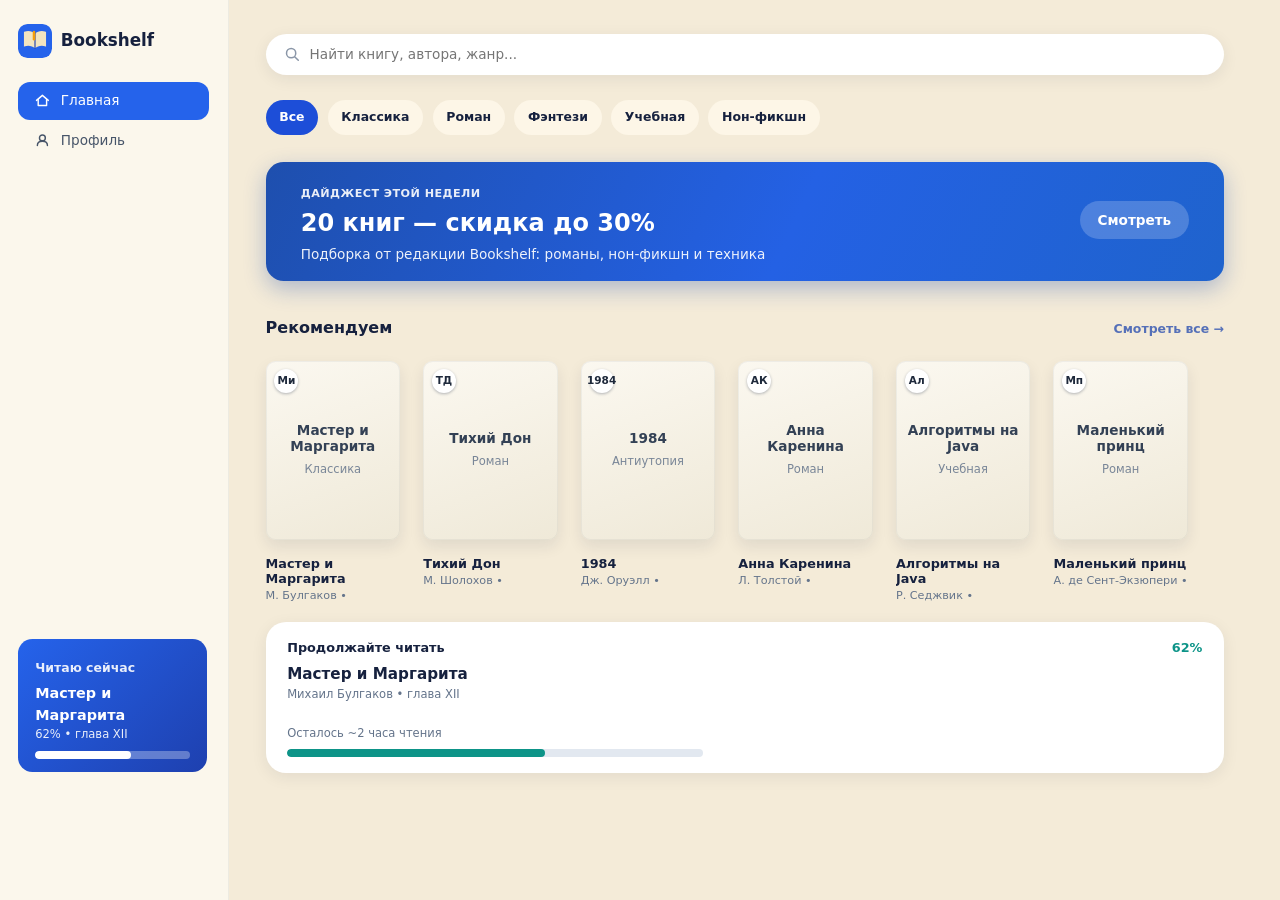
<file: index.html>
<!DOCTYPE html>
<html lang="ru">
<head>
  <meta charset="UTF-8">
  <meta name="viewport" content="width=device-width, initial-scale=1.0, maximum-scale=1.0, user-scalable=no">
  <meta name="description" content="Bookshelf — персональная электронная библиотека: каталог книг, избранное и прогресс чтения.">
  <title>Bookshelf — личная библиотека</title>
  <link rel="icon" type="image/svg+xml" href="assets/logo.svg">
  <link rel="stylesheet" href="css/style.min.css">
</head>
<body>

  <!-- ====== ВЕРХНЯЯ ПАНЕЛЬ ====== -->
  <header class="topbar">
    <a class="brand" href="#" data-screen="catalog" aria-label="Bookshelf — на главную">
      <img class="brand__logo" src="assets/logo.svg" alt="">
      <span class="brand__name">Bookshelf</span>
    </a>
    <span class="topbar__title" id="backBtn">&#x2190;&nbsp; Книга</span>
    <div class="topbar__search" id="deskSearchWrap">
      <svg class="icon" viewBox="0 0 20 20" aria-hidden="true">
        <circle cx="8.5" cy="8.5" r="5.5"></circle><line x1="13" y1="13" x2="17" y2="17"></line>
      </svg>
      <input id="deskSearch" type="search" placeholder="Найти книгу, автора, жанр...">
    </div>
    <div class="topbar__right">
      <a class="topbar__profile" href="#" data-screen="profile" aria-label="Профиль">
        <span class="avatar avatar--sm">М</span>
      </a>
      <span class="topbar__name">Милана</span>
    </div>
  </header>

  <!-- ====== ОСНОВНОЙ КОНТЕНТ ====== -->
  <main>

    <!-- ================= ЭКРАН КАТАЛОГА ================= -->
    <section class="screen" id="screen-catalog" hidden>
      <div class="catalog">
        <div class="searchbar">
          <svg class="icon" viewBox="0 0 20 20" aria-hidden="true">
            <circle cx="8.5" cy="8.5" r="5.5"></circle><line x1="13" y1="13" x2="17" y2="17"></line>
          </svg>
          <input class="searchbar__input" id="searchInput" type="search" placeholder="Найти книгу, автора...">
        </div>

        <nav class="chips" aria-label="Фильтр по жанрам" id="genreChips">
          <button class="chip chip--active" type="button" data-genre="all">Все</button>
          <button class="chip" type="button" data-genre="Классика">Классика</button>
          <button class="chip" type="button" data-genre="Роман">Роман</button>
          <button class="chip" type="button" data-genre="Фэнтези">Фэнтези</button>
          <button class="chip" type="button" data-genre="Учебная">Учебная</button>
          <button class="chip" type="button" data-genre="Нон-фикшн">Нон-фикшн</button>
        </nav>

        <a class="banner" href="#" data-screen="profile">
          <div class="banner__text">
            <span class="banner__tag">Дайджест этой недели</span>
            <span class="banner__big"><span class="bb-m">20 книг со скидкой</span><span class="bb-d">20 книг — скидка до 30%</span></span>
            <span class="banner__sub">До&nbsp;30%</span>
            <span class="banner__note"><span class="bn-m">Подборка от редакции</span><span class="bn-d">Подборка от редакции Bookshelf: романы, нон-фикшн и техника</span></span>
          </div>
          <span class="banner__cta">Смотреть</span>
        </a>

        <a class="reading card" href="#" data-open="1">
          <span class="cover cover--blue cover--sm" data-cover="1"></span>
          <div class="reading__body">
            <div class="reading__head"><b>Продолжайте читать</b><span class="reading__pct">62%</span></div>
            <div class="reading__title">Мастер и Маргарита</div>
            <div class="reading__meta rm-m">глава XII &bull; осталось ~2 ч</div>
            <div class="reading__meta rm-d"><div>Михаил Булгаков &bull; глава XII</div><div class="reading__time">Осталось ~2 часа чтения</div></div>
            <div class="progress"><span class="progress__fill" style="width:62%"></span></div>
          </div>
        </a>

        <div class="sect sect--rec">
          <h2 class="sect__title">Рекомендуем</h2>
          <a class="sect__more" href="#" data-screen="favorites">Смотреть все&nbsp;&rarr;</a>
        </div>
        <div class="track" id="recommended"></div>

        <div class="sect sect--np">
          <h2 class="sect__title">Новые поступления</h2>
          <a class="sect__more" href="#" data-screen="favorites">Смотреть все&nbsp;&rarr;</a>
        </div>
        <div class="grid" id="catalogGrid"></div>
        <p class="grid__empty" id="emptyState" hidden>Ничего не найдено. Попробуйте изменить запрос.</p>
      </div>
    </section>

    <!-- ================= ЭКРАН КАРТОЧКИ КНИГИ ================= -->
    <section class="screen" id="screen-book" hidden>
      <div class="card book" id="bookView"></div>
      <div class="similar">
        <div class="sect">
          <h2 class="sect__title">Похожие книги</h2>
          <a class="sect__more" href="#" data-screen="catalog">Смотреть все&nbsp;&rarr;</a>
        </div>
        <div class="track" id="similarTrack"></div>
      </div>
    </section>

    <!-- ================= ЭКРАН ЗАКЛАДОК (ИЗБРАННОЕ) ================= -->
    <section class="screen" id="screen-favorites" hidden>
      <div class="catalog">
        <h2 class="page__title">Закладки</h2>
        <div class="grid" id="favGrid"></div>
        <p class="grid__empty" id="favEmpty" hidden>Пока пусто. Добавьте книги в закладки из карточки книги.</p>
      </div>
    </section>

    <!-- ================= ЭКРАН ПРОФИЛЯ ================= -->
    <section class="screen" id="screen-profile" hidden>
      <div class="catalog profile">

        <div class="profile__mobile">
          <div class="profile__card">
            <div class="avatar avatar--lg">М</div>
            <h1 class="profile__name">Ширинова Милана</h1>
            <p class="profile__email">milana@bookshelf.app</p>
            <p class="profile__tag">&bull; Активный читатель &bull; 12 книг в месяц</p>
          </div>
          <div class="stats">
            <div class="stat"><svg class="stat__icon" viewBox="0 0 20 20"><path d="M4 4h4v12H4z"></path><path d="M9 4h3v12H9z"></path><path d="M13 5h3v11h-3z"></path></svg><b id="statRead">42</b><span>прочитано</span></div>
            <div class="stat"><svg class="stat__icon" viewBox="0 0 20 20"><path d="M6 3h8v14l-4-3-4 3z"></path></svg><b id="statFav">17</b><span>в закладках</span></div>
            <div class="stat"><svg class="stat__icon" viewBox="0 0 20 20"><path d="M4 4h12v2H4z"></path><path d="M4 9h12v2H4z"></path><path d="M4 14h8v2H4z"></path></svg><b id="statNow">3</b><span>читаю</span></div>
            <div class="stat"><svg class="stat__icon" viewBox="0 0 20 20"><circle cx="10" cy="10" r="6.5"></circle><path d="M10 7v3.5l2.5 1.5"></path></svg><b>12</b><span>мин/день</span></div>
          </div>
          <div class="now" id="nowCard"></div>
          <ul class="menu">
            <li class="menu__row"><span class="sticker"><svg class="icon" viewBox="0 0 20 20"><path d="M4 4h4v12H4z"></path><path d="M9 4h3v12H9z"></path><path d="M13 5h3v11h-3z"></path></svg></span><div><b>Мои книги</b><span>18 прочитано &bull; 2 в процессе</span></div><i>&rsaquo;</i></li>
            <li class="menu__row"><span class="sticker"><svg class="icon" viewBox="0 0 20 20"><path d="M6 3h8v14l-4-3-4 3z"></path></svg></span><div><b>Отложенные</b><span>17 книг</span></div><i>&rsaquo;</i></li>
            <li class="menu__row"><span class="sticker"><svg class="icon" viewBox="0 0 20 20"><path d="M10 2l1.8 5.1L17 9l-5.2 1.9L10 16l-1.8-5.1L3 9l5.2-1.9z"></path></svg></span><div><b>Для тебя</b><span>Персональные подборки</span></div><i>&rsaquo;</i></li>
            <li class="menu__row"><span class="sticker"><svg class="icon" viewBox="0 0 20 20"><circle cx="10" cy="10" r="2.5"></circle><path d="M10 3v2M10 15v2M3 10h2M15 10h2M5 5l1.5 1.5M13.5 13.5L15 15M15 5l-1.5 1.5M6.5 13.5L5 15"></path></svg></span><div><b>Настройки</b><span>Уведомления, тема, язык</span></div><i>&rsaquo;</i></li>
            <li class="menu__row menu__row--logout" id="logoutBtn">
              <span class="sticker"><svg class="icon" viewBox="0 0 20 20"><path d="M4 10h9M9 6l4 4-4 4"></path><path d="M5 3h9v14H5"></path></svg></span>
              <div><b>Выйти</b><span>Выйти из аккаунта</span></div><i>&rsaquo;</i>
            </li>
          </ul>
        </div>

        <div class="profile__desk-mobile-hide profile__desk">
          <div class="card phead">
            <span class="avatar avatar--lg">М</span>
            <div class="phead__info">
              <h1 class="profile__name">Ширинова Милана</h1>
              <p class="pub-line">milana@bookshelf.app &bull; читатель с 2025 &bull; 12 чтений в месяц</p>
            </div>
            <button class="btn btn--outline" type="button">Редактировать</button>
          </div>
          <div class="stats stats--row">
            <div class="stat"><svg class="stat__icon" viewBox="0 0 20 20"><path d="M4 4h4v12H4z"></path><path d="M9 4h3v12H9z"></path><path d="M13 5h3v11h-3z"></path></svg><b>42</b><span>книги прочитано</span><i class="sbar"><u style="width:100%"></u></i></div>
            <div class="stat"><svg class="stat__icon" viewBox="0 0 20 20"><path d="M6 3h8v14l-4-3-4 3z"></path></svg><b>17</b><span>в закладках</span><i class="sbar"><u style="width:41%"></u></i></div>
            <div class="stat"><svg class="stat__icon" viewBox="0 0 20 20"><path d="M4 4h12v2H4z"></path><path d="M4 9h12v2H4z"></path><path d="M4 14h8v2H4z"></path></svg><b>3</b><span>читаю сейчас</span><i class="sbar"><u style="width:7%"></u></i></div>
          </div>
          <div class="pcols">
            <div class="card now now--desk" id="nowCardDesk"></div>
            <div class="card pbk">
              <div class="sect"><h2 class="sect__title">Закладки</h2><a class="sect__more" href="#" data-screen="favorites">Все&nbsp;&rarr;</a></div>
              <div class="track" id="favStripDesk"></div>
            </div>
          </div>
          <div class="card goal">Цель на месяц: 4 книги. Прочитано 3 за 30 дней. Осталось 1 книга — <b>успеваете!</b></div>
        </div>

      </div>
    </section>

  </main>

  <!-- ====== НИЖНЯЯ НАВИГАЦИЯ (mobile) ====== -->
  <nav class="tabbar" aria-label="Основная навигация">
    <a class="tab" href="#" data-screen="catalog">
      <svg class="icon" viewBox="0 0 20 20"><path d="M3 10 L10 3 L17 10"></path><path d="M5 9v7h10V9"></path></svg><span>Главная</span></a>
    <a class="tab" href="#" data-screen="search">
      <svg class="icon" viewBox="0 0 20 20"><circle cx="8.5" cy="8.5" r="5.5"></circle><line x1="13" y1="13" x2="17" y2="17"></line></svg><span>Поиск</span></a>
    <a class="tab" href="#" data-screen="favorites">
      <svg class="icon" viewBox="0 0 20 20"><path d="M6 4h8v12l-4-3-4 3z"></path></svg><span>Закладки</span></a>
    <a class="tab" href="#" data-screen="profile">
      <svg class="icon" viewBox="0 0 20 20"><circle cx="10" cy="7" r="3.5"></circle><path d="M4 17c1.2-3 3.4-4 6-4s4.8 1 6 4"></path></svg><span>Профиль</span></a>
  </nav>

  <!-- ====== БОКОВАЯ НАВИГАЦИЯ (desktop) ====== -->
  <nav class="sidebar" aria-label="Боковое меню">
    <a class="brand sidebar__brand" href="#" data-screen="catalog">
      <img class="brand__logo" src="assets/logo.svg" alt="">
      <span class="brand__name">Bookshelf</span>
    </a>
    <ul class="sidebar__list">
      <li><a class="side" href="#" data-screen="catalog" data-side="home"><svg class="side__icon" viewBox="0 0 20 20" aria-hidden="true"><path d="M3 10 L10 4 L17 10"></path><path d="M5 9 V16 H15 V9"></path></svg><span>Главная</span></a></li>
      <li><a class="side" href="#" data-screen="profile" data-side="profile"><svg class="side__icon" viewBox="0 0 20 20" aria-hidden="true"><circle cx="10" cy="7" r="3.5"></circle><path d="M4 16 C4 12.5 6.5 11 10 11 C13.5 11 16 12.5 16 16"></path></svg><span>Профиль</span></a></li>
    </ul>
    <div class="sidebar__widget">
      <b>Читаю сейчас</b>
      <div class="sidebar__book">Мастер и Маргарита</div>
      <div class="sidebar__pct">62% &bull; глава XII</div>
      <div class="progress"><span class="progress__fill" style="width:62%"></span></div>
    </div>
  </nav>

  <script src="js/script.min.js"></script>
</body>
</html>
</file>
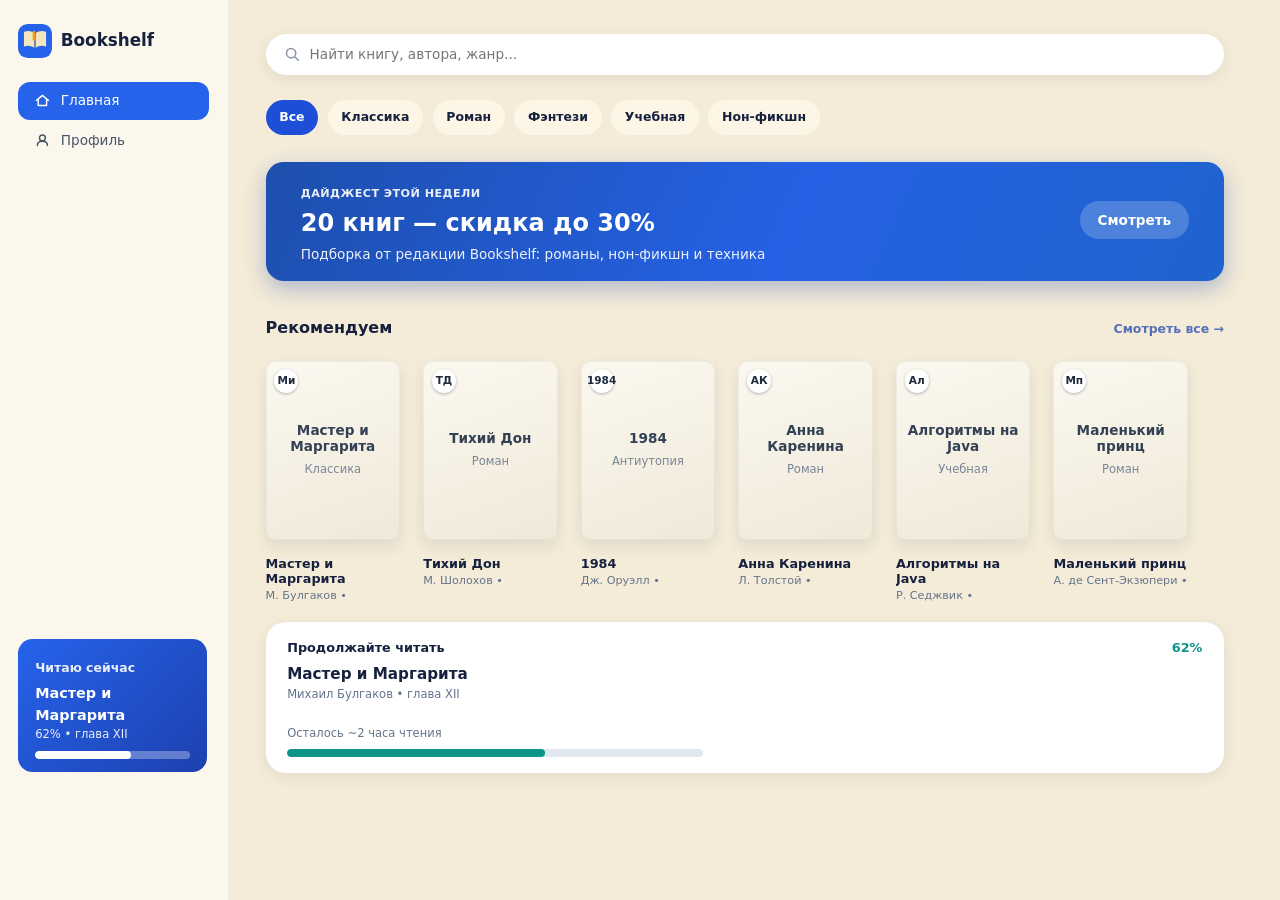
<file: index.min.html>
<!DOCTYPE html><html lang="ru"><head><meta charset="UTF-8"><meta name="viewport" content="width=device-width, initial-scale=1.0, maximum-scale=1.0, user-scalable=no"><meta name="description" content="Bookshelf — персональная электронная библиотека: каталог книг, избранное и прогресс чтения."><title>Bookshelf — личная библиотека</title><link rel="icon" type="image/svg+xml" href="assets/logo.svg"><link rel="stylesheet" href="css/style.min.css"></head><body><header class="topbar"><a class="brand" href="#" data-screen="catalog" aria-label="Bookshelf — на главную"><img class="brand__logo" src="assets/logo.svg" alt=""><span class="brand__name">Bookshelf</span></a><span class="topbar__title" id="backBtn">&#x2190;&nbsp; Книга</span><div class="topbar__search" id="deskSearchWrap"><svg class="icon" viewBox="0 0 20 20" aria-hidden="true"><circle cx="8.5" cy="8.5" r="5.5"></circle><line x1="13" y1="13" x2="17" y2="17"></line></svg><input id="deskSearch" type="search" placeholder="Найти книгу, автора, жанр..."></div><div class="topbar__right"><a class="topbar__profile" href="#" data-screen="profile" aria-label="Профиль"><span class="avatar avatar--sm">М</span></a><span class="topbar__name">Милана</span></div></header><main><section class="screen" id="screen-catalog" hidden><div class="catalog"><div class="searchbar"><svg class="icon" viewBox="0 0 20 20" aria-hidden="true"><circle cx="8.5" cy="8.5" r="5.5"></circle><line x1="13" y1="13" x2="17" y2="17"></line></svg><input class="searchbar__input" id="searchInput" type="search" placeholder="Найти книгу, автора..."></div><nav class="chips" aria-label="Фильтр по жанрам" id="genreChips"><button class="chip chip--active" type="button" data-genre="all">Все</button><button class="chip" type="button" data-genre="Классика">Классика</button><button class="chip" type="button" data-genre="Роман">Роман</button><button class="chip" type="button" data-genre="Фэнтези">Фэнтези</button><button class="chip" type="button" data-genre="Учебная">Учебная</button><button class="chip" type="button" data-genre="Нон-фикшн">Нон-фикшн</button></nav><a class="banner" href="#" data-screen="profile"><div class="banner__text"><span class="banner__tag">Дайджест этой недели</span><span class="banner__big"><span class="bb-m">20 книг со скидкой</span><span class="bb-d">20 книг — скидка до 30%</span></span><span class="banner__sub">До&nbsp;30%</span><span class="banner__note"><span class="bn-m">Подборка от редакции</span><span class="bn-d">Подборка от редакции Bookshelf: романы, нон-фикшн и техника</span></span></div><span class="banner__cta">Смотреть</span></a><a class="reading card" href="#" data-open="1"><span class="cover cover--blue cover--sm" data-cover="1"></span><div class="reading__body"><div class="reading__head"><b>Продолжайте читать</b><span class="reading__pct">62%</span></div><div class="reading__title">Мастер и Маргарита</div><div class="reading__meta rm-m">глава XII &bull; осталось ~2 ч</div><div class="reading__meta rm-d"><div>Михаил Булгаков &bull; глава XII</div><div class="reading__time">Осталось ~2 часа чтения</div></div><div class="progress"><span class="progress__fill" style="width:62%"></span></div></div></a><div class="sect sect--rec"><h2 class="sect__title">Рекомендуем</h2><a class="sect__more" href="#" data-screen="favorites">Смотреть все&nbsp;&rarr;</a></div><div class="track" id="recommended"></div><div class="sect sect--np"><h2 class="sect__title">Новые поступления</h2><a class="sect__more" href="#" data-screen="favorites">Смотреть все&nbsp;&rarr;</a></div><div class="grid" id="catalogGrid"></div><p class="grid__empty" id="emptyState" hidden>Ничего не найдено. Попробуйте изменить запрос.</p></div></section><section class="screen" id="screen-book" hidden><div class="card book" id="bookView"></div><div class="similar"><div class="sect"><h2 class="sect__title">Похожие книги</h2><a class="sect__more" href="#" data-screen="catalog">Смотреть все&nbsp;&rarr;</a></div><div class="track" id="similarTrack"></div></div></section><section class="screen" id="screen-favorites" hidden><div class="catalog"><h2 class="page__title">Закладки</h2><div class="grid" id="favGrid"></div><p class="grid__empty" id="favEmpty" hidden>Пока пусто. Добавьте книги в закладки из карточки книги.</p></div></section><section class="screen" id="screen-profile" hidden><div class="catalog profile"><div class="profile__mobile"><div class="profile__card"><div class="avatar avatar--lg">М</div><h1 class="profile__name">Ширинова Милана</h1><p class="profile__email">milana@bookshelf.app</p><p class="profile__tag">&bull; Активный читатель &bull; 12 книг в месяц</p></div><div class="stats"><div class="stat"><svg class="stat__icon" viewBox="0 0 20 20"><path d="M4 4h4v12H4z"></path><path d="M9 4h3v12H9z"></path><path d="M13 5h3v11h-3z"></path></svg><b id="statRead">42</b><span>прочитано</span></div><div class="stat"><svg class="stat__icon" viewBox="0 0 20 20"><path d="M6 3h8v14l-4-3-4 3z"></path></svg><b id="statFav">17</b><span>в закладках</span></div><div class="stat"><svg class="stat__icon" viewBox="0 0 20 20"><path d="M4 4h12v2H4z"></path><path d="M4 9h12v2H4z"></path><path d="M4 14h8v2H4z"></path></svg><b id="statNow">3</b><span>читаю</span></div><div class="stat"><svg class="stat__icon" viewBox="0 0 20 20"><circle cx="10" cy="10" r="6.5"></circle><path d="M10 7v3.5l2.5 1.5"></path></svg><b>12</b><span>мин/день</span></div></div><div class="now" id="nowCard"></div><ul class="menu"><li class="menu__row"><span class="sticker"><svg class="icon" viewBox="0 0 20 20"><path d="M4 4h4v12H4z"></path><path d="M9 4h3v12H9z"></path><path d="M13 5h3v11h-3z"></path></svg></span><div><b>Мои книги</b><span>18 прочитано &bull; 2 в процессе</span></div><i>&rsaquo;</i></li><li class="menu__row"><span class="sticker"><svg class="icon" viewBox="0 0 20 20"><path d="M6 3h8v14l-4-3-4 3z"></path></svg></span><div><b>Отложенные</b><span>17 книг</span></div><i>&rsaquo;</i></li><li class="menu__row"><span class="sticker"><svg class="icon" viewBox="0 0 20 20"><path d="M10 2l1.8 5.1L17 9l-5.2 1.9L10 16l-1.8-5.1L3 9l5.2-1.9z"></path></svg></span><div><b>Для тебя</b><span>Персональные подборки</span></div><i>&rsaquo;</i></li><li class="menu__row"><span class="sticker"><svg class="icon" viewBox="0 0 20 20"><circle cx="10" cy="10" r="2.5"></circle><path d="M10 3v2M10 15v2M3 10h2M15 10h2M5 5l1.5 1.5M13.5 13.5L15 15M15 5l-1.5 1.5M6.5 13.5L5 15"></path></svg></span><div><b>Настройки</b><span>Уведомления, тема, язык</span></div><i>&rsaquo;</i></li><li class="menu__row menu__row--logout" id="logoutBtn"><span class="sticker"><svg class="icon" viewBox="0 0 20 20"><path d="M4 10h9M9 6l4 4-4 4"></path><path d="M5 3h9v14H5"></path></svg></span><div><b>Выйти</b><span>Выйти из аккаунта</span></div><i>&rsaquo;</i></li></ul></div><div class="profile__desk-mobile-hide profile__desk"><div class="card phead"><span class="avatar avatar--lg">М</span><div class="phead__info"><h1 class="profile__name">Ширинова Милана</h1><p class="pub-line">milana@bookshelf.app &bull; читатель с 2025 &bull; 12 чтений в месяц</p></div><button class="btn btn--outline" type="button">Редактировать</button></div><div class="stats stats--row"><div class="stat"><svg class="stat__icon" viewBox="0 0 20 20"><path d="M4 4h4v12H4z"></path><path d="M9 4h3v12H9z"></path><path d="M13 5h3v11h-3z"></path></svg><b>42</b><span>книги прочитано</span><i class="sbar"><u style="width:100%"></u></i></div><div class="stat"><svg class="stat__icon" viewBox="0 0 20 20"><path d="M6 3h8v14l-4-3-4 3z"></path></svg><b>17</b><span>в закладках</span><i class="sbar"><u style="width:41%"></u></i></div><div class="stat"><svg class="stat__icon" viewBox="0 0 20 20"><path d="M4 4h12v2H4z"></path><path d="M4 9h12v2H4z"></path><path d="M4 14h8v2H4z"></path></svg><b>3</b><span>читаю сейчас</span><i class="sbar"><u style="width:7%"></u></i></div></div><div class="pcols"><div class="card now now--desk" id="nowCardDesk"></div><div class="card pbk"><div class="sect"><h2 class="sect__title">Закладки</h2><a class="sect__more" href="#" data-screen="favorites">Все&nbsp;&rarr;</a></div><div class="track" id="favStripDesk"></div></div></div><div class="card goal">Цель на месяц: 4 книги. Прочитано 3 за 30 дней. Осталось 1 книга — <b>успеваете!</b></div></div></div></section></main><nav class="tabbar" aria-label="Основная навигация"><a class="tab" href="#" data-screen="catalog"><svg class="icon" viewBox="0 0 20 20"><path d="M3 10 L10 3 L17 10"></path><path d="M5 9v7h10V9"></path></svg><span>Главная</span></a><a class="tab" href="#" data-screen="search"><svg class="icon" viewBox="0 0 20 20"><circle cx="8.5" cy="8.5" r="5.5"></circle><line x1="13" y1="13" x2="17" y2="17"></line></svg><span>Поиск</span></a><a class="tab" href="#" data-screen="favorites"><svg class="icon" viewBox="0 0 20 20"><path d="M6 4h8v12l-4-3-4 3z"></path></svg><span>Закладки</span></a><a class="tab" href="#" data-screen="profile"><svg class="icon" viewBox="0 0 20 20"><circle cx="10" cy="7" r="3.5"></circle><path d="M4 17c1.2-3 3.4-4 6-4s4.8 1 6 4"></path></svg><span>Профиль</span></a></nav><nav class="sidebar" aria-label="Боковое меню"><a class="brand sidebar__brand" href="#" data-screen="catalog"><img class="brand__logo" src="assets/logo.svg" alt=""><span class="brand__name">Bookshelf</span></a><ul class="sidebar__list"><li><a class="side" href="#" data-screen="catalog" data-side="home"><svg class="side__icon" viewBox="0 0 20 20" aria-hidden="true"><path d="M3 10 L10 4 L17 10"></path><path d="M5 9 V16 H15 V9"></path></svg><span>Главная</span></a></li><li><a class="side" href="#" data-screen="profile" data-side="profile"><svg class="side__icon" viewBox="0 0 20 20" aria-hidden="true"><circle cx="10" cy="7" r="3.5"></circle><path d="M4 16 C4 12.5 6.5 11 10 11 C13.5 11 16 12.5 16 16"></path></svg><span>Профиль</span></a></li></ul><div class="sidebar__widget"><b>Читаю сейчас</b><div class="sidebar__book">Мастер и Маргарита</div><div class="sidebar__pct">62% &bull; глава XII</div><div class="progress"><span class="progress__fill" style="width:62%"></span></div></div></nav><script src="js/script.min.js"></script></body></html>
</file>
<file: css/style.min.css>
*,*::before,*::after{box-sizing:border-box;margin:0;padding:0;}html{-webkit-text-size-adjust:100%;line-height:1.5;}body{font-family:"Segoe UI",system-ui,-apple-system,Roboto,Arial,sans-serif;font-size:1rem;color:#16213e;background:#F4EBD8;min-height:100vh;min-height:100dvh;}img,svg{display:block;max-width:100%;height:auto;}a{color:inherit;text-decoration:none;}button,input{font:inherit;color:inherit;}button{cursor:pointer;border:0;background:none;}ul{list-style:none;}h1,h2,h3{line-height:1.2;}[hidden]{display:none !important;}:root{--primary:#2563EB;--primary-strong:#1E40AF;--cream:#F4EBD8;--teal:#0D9488;--amber:#F59E0B;--ink:#16213e;--muted:#64748B;--card:#ffffff;--radius:1.25rem;--shadow:0 0.25rem 1rem rgba(22,33,62,0.08);}.icon{width:1.2em;height:1.2em;fill:none;stroke:currentColor;stroke-width:1.8;stroke-linecap:round;stroke-linejoin:round;display:inline-block;}.avatar{border-radius:50%;background:var(--primary);color:#fff;display:flex;align-items:center;justify-content:center;font-weight:700;}.avatar--sm{width:2rem;height:2rem;font-size:0.9rem;}.profile__card .avatar{margin:0 auto 0.75rem;width:9rem;height:9rem;font-size:3.6rem;}.avatar--lg{width:3rem;height:3rem;font-size:1.35rem;margin:0 auto 0.5rem;}.topbar{display:flex;justify-content:space-between;align-items:center;padding:1rem 1rem 0.25rem;}.brand{display:flex;align-items:center;gap:0.55rem;font-weight:800;}.brand__logo{width:2rem;height:2rem;border-radius:0.55rem;}.brand__name{font-size:1.1rem;}.topbar__right{display:flex;align-items:center;}.topbar__title{display:none;font-weight:800;font-size:1.05rem;}.topbar__search{display:none;}.topbar__name{display:none;}body.screen-book .topbar .brand{display:none;}body.screen-book .topbar{justify-content:flex-start;}body.screen-book .topbar__title{display:block;margin:0 auto;cursor:pointer;}body.screen-auth .topbar,body.screen-book .topbar__right{display:none;}main{padding:0 1rem 5.5rem;}.card{background:var(--card);border-radius:var(--radius);box-shadow:var(--shadow);}.btn{display:block;width:100%;text-align:center;padding:0.85rem 1rem;border-radius:0.8rem;font-weight:700;}.btn--primary{background:var(--primary);color:#fff;}.btn--primary:active{background:var(--primary-strong);}.btn--ghost{border:1px solid #d9dced;background:#fff;color:var(--ink);}.btn--logout{color:#b91c1c;}.divider{display:flex;align-items:center;gap:0.75rem;margin:1rem 0;color:#94a3b8;font-size:0.85rem;}.divider::before,.divider::after{content:"";flex:1;height:1px;background:#e2e8f0;}.form__label{display:block;font-size:0.9rem;margin:1rem 0 0.3rem;font-weight:600;color:#334155;}.form__input{width:100%;padding:0.8rem 1rem;border:1px solid #e9e0cd;border-radius:0.8rem;background:#fff;color:#1e293b;}.form__input:focus{outline:2px solid var(--primary);}.form__input::placeholder{color:#757575;}.form__error{color:#b91c1c;font-size:0.85rem;margin:0.6rem 0 0;display:flex;gap:0.35rem;}.form__forgot{display:block;text-align:right;color:#1d4ed8;font-size:0.85rem;margin:0.75rem 0 1rem;}.auth__hero{position:relative;}.auth__top{text-align:center;padding-top:7.4rem;}.auth__book{width:6.5rem;height:6.5rem;border-radius:1.4rem;margin:0 auto 1.35rem;box-shadow:0 0.6rem 1.6rem rgba(37,99,235,0.35);}.auth__brand{display:flex;align-items:center;justify-content:center;gap:0.7rem;}.auth__wordmark{font-size:1.85rem;font-weight:800;color:var(--ink);}.pro-badge{font-size:0.7rem;font-weight:800;color:#f59e0b;border:1px solid #f59e0b;border-radius:0.4rem;padding:0.15rem 0.45rem;}.auth__slogan{font-size:1.2rem;font-weight:700;line-height:1.35;color:#4a5b7a;max-width:none;margin:2.2rem auto 0;}.slogan-d{display:none;}.auth__sub{display:none;}.auth__band{margin:1.7rem 2.4rem 0;background:linear-gradient(160deg,#4c80ee,#2563eb 45%,#2e7bc6);border-radius:1.5rem;padding:2.2rem 1.9rem 2.6rem 2.4rem;min-height:21rem;}.auth__mob{text-align:left;}.auth__stat{display:inline-block;font-size:0.95rem;font-weight:800;color:#235de6;background:#bfdbfe;padding:0.55rem 1.3rem;border-radius:999px;}.auth__stat .stat-d{display:none;}.auth__stats{display:none;}.auth__features{margin:1.25rem 0 0;max-width:19rem;text-align:left;}.auth__features li{display:flex;gap:0.6rem;align-items:flex-start;font-size:1.2rem;line-height:1.5;font-weight:600;color:#fff;margin-bottom:1.4rem;}.auth__features li::before{content:"";width:0.55rem;height:0.55rem;border-radius:50%;background:#fff;margin-top:0.6rem;flex:0 0 auto;}.auth__card{padding:3rem 1.6rem 2.8rem;margin:3.7rem 0 1.5rem;}.auth__card-title{font-size:1.55rem;font-weight:800;margin-bottom:1.4rem;color:var(--ink);}.auth__head-d{display:none;}.auth__legal{display:none;}.auth__card .form__label{margin:1.5rem 0 2.2rem;font-size:1rem;}.auth__card .form__input{padding:1.7rem 1.2rem;font-size:1.3rem;line-height:1.3;}.auth__card .form__forgot{font-size:0.95rem;margin:3.4rem 0 2rem;}.auth__card .btn{padding:1rem;font-size:1.35rem;}.auth__card .divider{margin:3rem 0 3rem;}.greeting{padding:0.5rem 0 0.75rem;}.greeting__hi{font-size:0.95rem;color:var(--muted);}.greeting br{display:none;}.greeting{font-size:1.4rem;font-weight:800;}.searchbar{display:flex;align-items:center;gap:0.6rem;background:var(--card);border-radius:999px;padding:0 1rem;box-shadow:var(--shadow);color:var(--muted);margin:0.8rem 0;}.searchbar__input{flex:1;padding:0.85rem 0;border:0;background:none;font-size:0.95rem;}.searchbar__input:focus{outline:0;}.chips{display:flex;gap:0.5rem;overflow-x:auto;padding:0.75rem 0.05rem 0.25rem;scrollbar-width:none;}.chips::-webkit-scrollbar{display:none;}.chip{flex:0 0 auto;padding:0.5rem 1.05rem;background:var(--card);color:var(--muted);border-radius:999px;font-size:0.9rem;font-weight:600;box-shadow:var(--shadow);}.chip--active{background:var(--primary);color:#fff;}.banner{display:flex;align-items:center;justify-content:space-between;gap:1rem;margin:1rem 0;padding:1.25rem 1.25rem;border-radius:var(--radius);background:linear-gradient(115deg,#1E4FAE,#2461E4 55%,#1F63CD);color:#fff;box-shadow:0 0.5rem 1.4rem rgba(31,79,174,0.32);}.banner__tag{font-size:0.8rem;font-weight:700;opacity:0.92;text-transform:uppercase;letter-spacing:0.04em;}.banner__big{display:block;font-size:1.35rem;font-weight:800;line-height:1.2;margin-top:0.35rem;}.banner__sub{display:inline-block;font-size:0.85rem;font-weight:800;margin-top:0.5rem;padding:0.2rem 0.6rem;border-radius:999px;background:rgba(255,255,255,0.22);}.banner__note{display:block;font-size:0.8rem;opacity:0.92;margin-top:0.55rem;}.banner__big .bb-d{display:none;}.banner__note .bn-d{display:none;}.banner__cta{display:inline-block;font-size:0.8rem;font-weight:800;margin-top:0.55rem;padding:0.3rem 0.75rem;border-radius:999px;background:rgba(255,255,255,0.25);}.banner__arrow{width:1.6rem;height:1.6rem;flex:0 0 auto;}.reading{display:flex;gap:0.9rem;align-items:center;padding:0.75rem;margin-bottom:1.75rem;}.reading .cover{display:none;}.reading__body{flex:1;min-width:0;}.reading__head{display:flex;justify-content:space-between;font-size:0.85rem;}.reading__pct{color:var(--teal);font-weight:800;}.reading__title{font-weight:800;margin-top:0.15rem;}.reading__meta{font-size:0.8rem;color:var(--muted);}.reading__meta.rm-d{display:none;}.progress{height:0.5rem;background:#e2e8f0;border-radius:999px;overflow:hidden;margin-top:0.5rem;}.progress__fill{display:block;height:100%;background:var(--teal);border-radius:999px;}.sect{display:flex;justify-content:space-between;align-items:baseline;margin:1.5rem 0 0.75rem;}.sect__title{font-size:1.05rem;font-weight:800;}.sect__more{font-size:0.85rem;color:var(--primary);font-weight:700;}.track{display:flex;gap:0.85rem;overflow-x:auto;padding-bottom:0.4rem;scrollbar-width:none;}.track::-webkit-scrollbar{display:none;}.book-card{width:7.5rem;flex:0 0 auto;cursor:pointer;text-align:left;}.book-card--grid{width:100%;}.book-card--ext{display:none;}.cover{position:relative;aspect-ratio:2 / 3;border-radius:0.7rem;display:flex;flex-direction:column;justify-content:flex-end;padding:0.6rem;color:#fff;overflow:hidden;box-shadow:0 0.3rem 0.8rem rgba(37,99,235,0.18);}.cover__initial{position:absolute;top:0.4rem;left:0.6rem;font-size:2.3rem;font-weight:800;opacity:0.9;line-height:1;}.cover__title{font-size:0.85rem;font-weight:700;line-height:1.25;}.cover__author{font-size:0.7rem;opacity:0.85;}.book-card__title{font-size:0.85rem;font-weight:600;margin-top:0.4rem;display:-webkit-box;-webkit-line-clamp:2;-webkit-box-orient:vertical;overflow:hidden;}.book-card__meta{font-size:0.75rem;color:var(--muted);}.book-card__author{font-size:0.75rem;color:var(--muted);}.book-card__genre{font-size:0.7rem;font-weight:600;color:var(--primary);}.reading .cover{width:4rem;flex:0 0 auto;}.now .cover{width:2.8rem;flex:0 0 auto;}.now .cover{display:flex;flex-direction:column;justify-content:center;align-items:center;padding:0.3rem;background:linear-gradient(160deg,#fbf8f0,#efe9d8);color:#1e293b;box-shadow:inset 0 0 0 1px rgba(30,41,59,0.05),0 0.4rem 0.9rem rgba(22,33,62,0.09);}.now .cover .cover__title{color:#334155;font-size:0.55rem;font-weight:700;line-height:1.2;text-align:center;}.now .cover .cover__author{color:#64748b;font-size:0.5rem;margin-top:0.1rem;text-align:center;}.now .cover .cover__initial{position:absolute;top:0.3rem;left:0.3rem;display:flex;align-items:center;justify-content:center;width:1rem;height:1rem;border-radius:50%;background:#fff;color:#1e293b;font-size:0.5rem;font-weight:800;box-shadow:0 1px 3px rgba(22,33,62,0.32);line-height:1;}#nowCard{padding:1.4rem;cursor:pointer;}#nowCard .cover{width:7rem;flex:0 0 auto;}#nowCard .cover .cover__title{font-size:1rem;}#nowCard .cover .cover__author{font-size:0.9rem;}#nowCard .cover .cover__initial{width:1.6rem;height:1.6rem;font-size:0.85rem;}#nowCard .now__body b{font-size:1.05rem;}#nowCard .now__title{font-size:1.15rem;display:flex;flex-direction:column;align-items:flex-start;gap:0.25rem;}#nowCard .now__pct{font-size:1.05rem;}#nowCard .now__meta{font-size:0.9rem;}.cover--blue{background:linear-gradient(140deg,#2563EB,#1E40AF);}.cover--teal{background:linear-gradient(140deg,#0D9488,#0F766E);}.cover--amber{background:linear-gradient(140deg,#F59E0B,#D97706);}.cover--rose{background:linear-gradient(140deg,#DB2777,#9D174D);}.cover--violet{background:linear-gradient(140deg,#7C3AED,#5B21B6);}.cover--slate{background:linear-gradient(140deg,#475569,#1E293B);}.cover--sky{background:linear-gradient(140deg,#0EA5E9,#0369A1);}.catalog .book-card .cover{aspect-ratio:3 / 4;display:flex;flex-direction:column;justify-content:center;align-items:center;padding:0.5rem;border-radius:0.6rem;background:linear-gradient(160deg,#fbf8f0,#efe9d8);color:#1e293b;box-shadow:inset 0 0 0 1px rgba(30,41,59,0.05),0 0.4rem 0.9rem rgba(22,33,62,0.09);}.catalog .book-card .cover__initial{position:absolute;top:0.5rem;left:0.55rem;display:flex;align-items:center;justify-content:center;width:1.5rem;height:1.5rem;border-radius:50%;background:#fff;color:#1e293b;font-size:0.66rem;font-weight:800;box-shadow:0 1px 3px rgba(22,33,62,0.32);line-height:1;opacity:1;}.catalog .book-card .cover__title{color:#334155;font-size:0.85rem;font-weight:700;line-height:1.2;text-align:center;}.catalog .book-card .cover__author{color:#64748b;font-size:0.72rem;margin-top:0.45rem;text-align:center;}.grid{display:flex;flex-wrap:wrap;gap:0.9rem;}.grid>.book-card{flex:1 1 calc(50% - 0.45rem);max-width:calc(50% - 0.45rem);}.grid__empty{color:var(--muted);margin-top:1rem;}.book{padding:0 0 1.5rem;}#screen-book .card.book{background:none;box-shadow:none;border-radius:0;padding:0;margin-top:1.1rem;}body.screen-book .topbar{display:none;}.book-card--top{display:flex;justify-content:center;padding:1.25rem 0 1.25rem;filter:drop-shadow(0 0 1.2rem rgba(255,255,255,0.9));}.book-card--top .book-card{width:12rem;}.book-card--top .cover{background:linear-gradient(160deg,#fbf8f0,#efe9d8);color:#1e293b;box-shadow:inset 0 0 0 1px rgba(30,41,59,0.05),0 0.4rem 0.9rem rgba(22,33,62,0.09);}.book-card--top .cover__initial,.book-card--top .book-card__title,.book-card--top .book-card__author,.book-card--top .book-card__genre{display:none;}.book-card--top .cover__title{color:#334155;font-size:0.95rem;}.book-card--top .cover__author{color:#64748b;}.book__aside{display:none;}.book__cover{width:100%;aspect-ratio:5 / 7;border-radius:0.8rem;display:flex;flex-direction:column;justify-content:center;align-items:center;padding:1rem;text-align:center;background:linear-gradient(160deg,#fbf8f0,#efe9d8);color:#1e293b;box-shadow:inset 0 0 0 1px rgba(30,41,59,0.05),0 0.4rem 0.9rem rgba(22,33,62,0.08);}.book__cover .cover__initial{position:absolute;top:1rem;left:1.1rem;display:flex;align-items:center;justify-content:center;width:3rem;height:3rem;border-radius:50%;background:#fff;color:#1e293b;font-size:1.25rem;font-weight:800;box-shadow:0 1px 3px rgba(22,33,62,0.32);line-height:1;}.book__cover .cover__title{color:#334155;font-size:1.5rem;font-weight:700;line-height:1.25;max-width:100%;}.book__cover .cover__author{color:#64748b;font-size:1.05rem;margin-top:0.5rem;}.book__body{padding:1.25rem 1.25rem 0;}.book__title{font-size:1.45rem;font-weight:800;line-height:1.15;}.book__chip-row{display:flex;gap:0.4rem;flex-wrap:wrap;min-width:0;}.book__chip{font-size:0.72rem;font-weight:700;padding:0.3rem 0.55rem;border-radius:999px;background:#eef2ff;color:var(--primary);white-space:nowrap;}.book__author{color:var(--muted);margin-top:0.15rem;}.book__meta{display:flex;align-items:center;gap:0.5rem;flex-wrap:nowrap;margin:0.9rem 0;}.book__rating{display:inline-flex;align-items:center;gap:0.45rem;margin:0;padding:0.5rem 0.75rem;background:#FEF3C7;border-radius:999px;}.book__rating .stars{color:var(--amber);font-size:0.9rem;}.book__rating b{font-size:1rem;color:var(--ink);line-height:1;}.book__facts{display:flex;gap:1rem;padding:0.85rem 1rem;margin-bottom:1rem;background:var(--card);border-radius:0.9rem;box-shadow:var(--shadow);}.fact{flex:1;text-align:center;}.fact b{display:block;font-size:1.1rem;}.fact span{font-size:0.75rem;color:var(--muted);}.book__about{margin-bottom:1.1rem;}.book__about h3{font-size:1.05rem;margin-bottom:0.4rem;}.book__about p{font-size:0.95rem;color:#334155;}.book__more{color:var(--primary);font-weight:700;}.book__progress{background:#f1f5f9;border-radius:0.9rem;padding:1rem 1.25rem;}.book__progress-head{display:flex;justify-content:space-between;font-weight:800;margin-bottom:0.4rem;}.book__progress-head .pct{color:var(--teal);}.book__progress-meta{font-size:0.8rem;color:var(--muted);margin-top:0.5rem;}.book__progress-meta .pm-d{display:none;}.book__actions{display:flex;flex-direction:column;gap:0.6rem;padding:1.25rem;}.book__actions .btn{padding:0.95rem 1rem;font-size:1rem;}.book__actions .btn .b-d{display:none;}.btn--fav{display:none;border:1px solid var(--amber);color:#B45309;background:#fff7ed;}.btn--fav.is-fav{background:var(--amber);color:#fff;border-color:var(--amber);}.similar{margin-top:1.75rem;padding:0 1.25rem;}.similar .track>.book-card .cover{aspect-ratio:3 / 4;border-radius:0.6rem;display:flex;flex-direction:column;justify-content:center;align-items:center;padding:0.5rem;background:linear-gradient(160deg,#fbf8f0,#efe9d8);color:#1e293b;box-shadow:inset 0 0 0 1px rgba(30,41,59,0.05),0 0.4rem 0.9rem rgba(22,33,62,0.09);}.similar .track>.book-card .cover__initial{position:absolute;top:0.5rem;left:0.55rem;display:flex;align-items:center;justify-content:center;width:1.5rem;height:1.5rem;border-radius:50%;background:#fff;color:#1e293b;font-size:0.66rem;font-weight:800;box-shadow:0 1px 3px rgba(22,33,62,0.32);line-height:1;opacity:1;}.similar .track>.book-card .cover__title{color:#334155;font-size:0.85rem;font-weight:700;line-height:1.2;text-align:center;}.similar .track>.book-card .cover__author{color:#64748b;font-size:0.72rem;margin-top:0.45rem;text-align:center;}.book__crumbs{display:none;}.page__title{font-size:1.3rem;font-weight:800;margin:1.25rem 0 1.5rem;}.profile__card{text-align:center;padding:1.5rem 0 1rem;}.profile__name{font-size:1.3rem;font-weight:800;}.profile__email{color:var(--muted);font-size:0.9rem;}.profile__tag{display:inline-block;margin-top:0.55rem;background:var(--amber);color:#fff;font-size:0.78rem;font-weight:700;padding:0.4rem 1rem;border-radius:999px;}.stats{display:flex;gap:0.6rem;margin:0.5rem 0 1.25rem;}.stat{flex:1;background:var(--card);border-radius:1rem;padding:0.6rem 0.25rem 0.5rem;text-align:center;box-shadow:var(--shadow);}.stat b{display:block;font-size:1.05rem;color:var(--ink);min-height:1.35rem;}.stat span{font-size:0.68rem;color:var(--muted);}.stat__icon{width:1.05rem;height:1.05rem;margin:0 auto 0.25rem;fill:none;stroke:var(--primary);stroke-width:1.5;stroke-linecap:round;stroke-linejoin:round;}.stats .stat:nth-child(n+2) .stat__icon{stroke:#b9c3d4;}.sbar{display:block;height:0.4rem;margin:0.35rem 0.35rem 0;border-radius:999px;background:var(--line);overflow:hidden;}.sbar u{display:block;height:100%;border-radius:999px;background:var(--primary);}.stats--row .stat:nth-child(n+2) .sbar u{background:#e3e8f2;}.now{display:flex;gap:0.9rem;align-items:center;padding:0.85rem;margin-bottom:1.25rem;background:var(--card);border-radius:var(--radius);box-shadow:var(--shadow);}.now__body{flex:1;min-width:0;}.now__title{font-weight:800;}.now__pct{color:var(--teal);font-weight:800;font-size:0.9rem;}.now__meta{font-size:0.8rem;color:var(--muted);}.menu{background:var(--card);border-radius:var(--radius);box-shadow:var(--shadow);overflow:hidden;}.menu__row{display:flex;align-items:center;gap:0.9rem;padding:1.15rem 1.1rem;border-bottom:1px solid #f1f5f9;cursor:pointer;}.menu__row>div{min-width:0;display:flex;flex-direction:column;gap:0.1rem;}.sticker{width:3rem;height:3rem;flex:none;border-radius:0.7rem;background:#edf2ff;display:flex;align-items:center;justify-content:center;}.sticker .icon{width:1.6rem;height:1.6rem;stroke:#1d4ed8;fill:none;stroke-width:1.5;stroke-linecap:round;stroke-linejoin:round;}.menu__row:last-child{border-bottom:0;}.menu__row b{display:block;}.menu__row span{font-size:0.8rem;color:var(--muted);}.menu__row i{font-style:normal;color:#cbd5e1;font-size:1.2rem;margin-left:auto;}.menu__row--logout{cursor:pointer;}.profile__desk{display:none;}.card.phead{display:flex;align-items:center;gap:1rem;padding:1.25rem 1.5rem;margin-bottom:1.25rem;}.phead .avatar{margin:0;width:5rem;height:5rem;font-size:1.9rem;}.phead__info{flex:1;}.phead .profile__name{text-align:left;font-size:1.35rem;}.pub-line{font-size:0.85rem;color:var(--muted);}.btn--outline{width:auto;border:1px solid var(--primary);color:var(--primary);padding:0.6rem 1.1rem;font-size:0.9rem;}.stats--row{margin-bottom:1.5rem;}.pcols{display:grid;grid-template-columns:1fr 1fr;gap:1.25rem;margin-bottom:1.25rem;}.now--desk{display:flex;flex-direction:column;align-items:stretch;gap:1.5rem;background:var(--card);padding:1.5rem 1.5rem 1.25rem;border-radius:var(--radius);box-shadow:var(--shadow);margin-bottom:0;align-self:start;}.now--desk .now__sect{margin:0;}.now__row{display:flex;align-items:center;gap:1.5rem;}.now--desk .now--book{width:7.2rem;flex:0 0 auto;}.now--desk .now--book .book-card{min-width:0;width:100%;}.now--desk .now--book .book-card__title,.now--desk .now--book .book-card__meta{display:none;}.now--desk .now__body{flex:1;}.now__sub{font-size:0.9rem;color:var(--muted);margin-bottom:0.5rem;}.now--desk .now__btn{margin-top:0;margin-left:auto;align-self:center;width:auto;flex:0 0 auto;padding:0.55rem 1rem;font-size:0.85rem;}.card.pbk{padding:1.5rem 1.5rem 1.25rem;margin-bottom:0;}.card.goal{padding:1.1rem 1.5rem;font-size:1.05rem;color:#334155;}.card.goal b{color:var(--teal);}.tabbar{position:fixed;left:0;right:0;bottom:0;z-index:30;display:flex;justify-content:space-around;align-items:flex-start;background:var(--card);padding:0.5rem 0 0.35rem;padding-bottom:calc(0.35rem + env(safe-area-inset-bottom));box-shadow:0 -1px 10px rgba(22,33,62,0.07);}.tab{flex:1;text-align:center;color:var(--muted);font-size:0.68rem;}.tab .icon{font-size:1.25rem;margin-bottom:0.15rem;}.tab span{display:block;}.tab--active{color:var(--primary);font-weight:700;}.sidebar{display:none;}@media (min-width:768px){body{font-size:1.0625rem;}.topbar{display:flex;align-items:center;justify-content:space-between;gap:1rem;margin-left:16.6rem;margin-right:3.5rem;padding:2.1rem 0 0.5rem;}.topbar .brand{display:none;}.topbar__search{display:flex;flex:1;min-width:0;align-items:center;gap:0.55rem;background:var(--card);border-radius:999px;padding:0.15rem 1.15rem;box-shadow:var(--shadow);color:var(--muted);}.topbar__search .icon{width:1.05rem;height:1.05rem;opacity:0.75;}.topbar__search input{flex:1;min-width:0;border:0;background:none;padding:0.5rem 0;font-size:0.85rem;}.topbar__search input:focus{outline:0;}.topbar__name{display:block;font-size:0.85rem;font-weight:600;order:2;}.topbar__right{gap:0.6rem;}.topbar__right{display:none;}.topbar__right .avatar--sm{width:2.3rem;height:2.3rem;font-size:0.9rem;}.topbar__title{display:none !important;}body.screen-book .topbar__search{display:none;}main{padding:0.5rem 3.5rem 3rem 16.6rem;}.searchbar{display:none;}.greeting{display:none;}.tabbar{display:none;}.sidebar{display:flex;flex-direction:column;justify-content:flex-start;position:fixed;inset:0 auto 0 0;width:14.3rem;background:#FBF7EC;color:var(--ink);padding:1.5rem 0 2.2rem 1.15rem;box-shadow:inset -1px 0 0 rgba(22,33,62,0.06);}.sidebar__brand{color:var(--ink);}.sidebar .brand__logo{width:2.1rem;height:2.1rem;border-radius:0.6rem;}.sidebar .brand__name{font-size:1.05rem;}.sidebar__list{display:flex;flex-direction:column;gap:0.1rem;margin-top:1.5rem;font-size:0.85rem;}.side{display:flex;align-items:center;gap:0.6rem;padding:0.55rem 1rem;margin-right:1.25rem;border-radius:0.75rem;color:#475569;}.side__icon{width:1.05rem;height:1.05rem;flex:0 0 auto;fill:none;stroke:currentColor;stroke-width:1.7;stroke-linecap:round;stroke-linejoin:round;}.side--active,.side:hover{background:var(--primary);color:#fff;}.sidebar__widget{margin-top:30rem;margin-right:1.35rem;margin-bottom:0;background:linear-gradient(135deg,var(--primary),var(--primary-strong));color:#fff;border-radius:0.9rem;padding:0.8rem 1.05rem;}.sidebar__widget b{font-size:0.78rem;opacity:0.9;}.sidebar__book{font-weight:800;margin-top:0.25rem;font-size:0.9rem;}.sidebar__pct{font-size:0.72rem;opacity:0.9;}.sidebar__widget .progress{background:rgba(255,255,255,0.3);}.sidebar__widget .progress__fill{background:#fff;}.book-card{width:7.85rem;}.book-card--ext{display:flex;}.cover{border-radius:0.6rem;}.cover__initial{font-size:2.2rem;top:0.45rem;left:0.55rem;}.cover__title{font-size:0.8rem;}.cover__author{font-size:0.66rem;}.book-card__title{font-size:0.8rem;margin-top:0.5rem;}.book-card__author{font-size:0.7rem;}.grid{gap:1.5rem;}.grid>.book-card{flex:1 1 calc(16.666% - 1.25rem);max-width:calc(16.666% - 1.25rem);}body.screen-auth .sidebar{display:none;}body.screen-auth main{padding:0 2.5rem 0 0;}.auth{display:flex;align-items:stretch;min-height:100vh;}.auth__hero{flex:0 0 46%;text-align:left;position:relative;background:linear-gradient(135deg,#2563EB,#2e7bc6);color:#fff;padding:4rem 2.5rem;margin-right:1.5rem;display:flex;flex-direction:column;justify-content:center;}.auth__top{text-align:left;padding-top:0;width:100%;}.auth__book{display:none;}.auth__brand{justify-content:flex-start;}.auth__wordmark{color:#fff;font-size:2.1rem;}.pro-badge{display:none;}.auth__band{background:transparent;padding:0;margin:0;}.auth__mob{display:none;}.auth__slogan{color:#fff;max-width:24rem;margin-left:0;text-align:left;font-size:2rem;}.slogan-m{display:none;}.slogan-d{display:block;}.auth__sub{display:block;color:rgba(255,255,255,0.9);max-width:26rem;margin:1.25rem 0 0;font-size:1.05rem;line-height:1.55;}.auth__stats{display:flex;gap:2.25rem;margin-top:3rem;}.auth__stat-big b{display:block;font-size:1.5rem;line-height:1.1;}.auth__stat-big span{font-size:0.85rem;opacity:0.85;}.auth__card{flex:1;align-self:center;padding:3.25rem 3rem;max-width:31rem;margin:0 auto;}.auth__card-title.auth__title-m{display:none;}.auth__head-d{display:block;}.auth__welcome{font-size:1.9rem;font-weight:800;color:var(--ink);}.auth__subtitle{color:var(--muted);font-size:0.95rem;margin:0.35rem 0 1.5rem;}.auth__tabs{display:flex;background:var(--cream);border-radius:999px;padding:0.25rem;margin-bottom:1.8rem;}.auth__tab{flex:1;text-align:center;padding:0.6rem;border-radius:999px;font-weight:700;color:#8a94a6;}.auth__tab--active{background:#fff;color:#1d4ed8;box-shadow:0 2px 6px rgba(22,33,62,0.08);}.auth__card .form__label{font-size:0.85rem;margin-top:1.5rem;}.auth__card .form__input{font-size:1.05rem;padding:0.7rem 1.05rem;}.auth__card .form__forgot{font-size:0.88rem;margin:0.9rem 0 1.1rem;}.auth__card .divider{margin:1.3rem 0 1.2rem;}.auth__card .btn{margin-top:0.3rem;}.auth__legal{display:block;text-align:center;white-space:nowrap;font-size:0.78rem;color:#94a3b8;margin-top:1.4rem;}.banner{max-width:none;margin:0.4rem 0 0;padding:0.9rem 2.2rem 1.1rem;border-radius:1.1rem;background:linear-gradient(115deg,#1E4FAE,#2461E4 55%,#1F63CD);box-shadow:0 0.5rem 1.4rem rgba(31,79,174,0.32);align-items:center;}.banner__tag{font-size:0.7rem;font-weight:700;opacity:0.9;}.banner__big{font-size:1.5rem;margin-top:0.35rem;}.banner__big .bb-m{display:none;}.banner__big .bb-d{display:block;}.banner__sub{display:none;}.banner__note{font-size:0.85rem;line-height:1.25;margin-top:0.5rem;}.banner__note .bn-m{display:none;}.banner__note .bn-d{display:block;}.banner__cta{display:inline-flex;align-items:center;gap:0.45rem;margin-top:0;margin-left:auto;flex:0 0 auto;font-size:0.85rem;padding:0.55rem 1.1rem;background:rgba(255,255,255,0.2);}.banner__cta .banner__arrow{width:1rem;height:1rem;margin:0;}.chips{gap:0.6rem;padding:0.6rem 0 1.3rem;}.chip{padding:0.5rem 0.85rem;font-size:0.78rem;box-shadow:none;}.chip--active{background:#1d4ed8;color:#fff;}.chip:not(.chip--active){background:#fdf6e7;color:var(--ink);}.catalog{max-width:none;}.track{flex-wrap:wrap;overflow:visible;gap:1.45rem;}.grid__empty,.reading{max-width:none;}.reading__meta.rm-m{display:none;}.reading__meta.rm-d{display:block;}.book-card__genre{display:none;}.sect{margin:2.35rem 0 1.35rem;}.sect__title{font-size:1rem;}.sect__more{font-size:0.78rem;color:#5570b8;}.reading{padding:1rem 1.35rem;gap:1.15rem;margin-top:1.05rem;margin-bottom:0.4rem;align-items:stretch;}.reading .cover{width:4.6rem;margin:0 0 0.2rem;align-self:flex-start;}.reading__head{font-size:0.8rem;}.reading__title{font-size:0.95rem;margin-top:0.4rem;}.reading__meta.rm-d{font-size:0.72rem;line-height:1.4;}.reading__time{margin-top:1.4rem;}.reading .progress{max-width:26rem;}.catalog{display:flex;flex-direction:column;}.catalog>.chips{order:0;}.catalog>.banner{order:1;}.catalog>.sect--rec{order:2;}.catalog>#recommended{order:2;}.catalog>.sect--np{order:3;margin:0;}.catalog>.sect--np .sect__title,.catalog>.sect--np .sect__more{display:none;}.catalog>#catalogGrid,.catalog>#emptyState{order:3;margin-top:0.6rem;}.catalog>.reading{order:4;}.book__crumbs{display:flex;align-items:baseline;gap:0.35rem;margin-bottom:1rem;color:var(--muted);font-size:0.9rem;}.book__crumbs a{color:var(--primary);font-weight:600;}.book__crumbs .crumb-here{color:var(--ink);}.book__view{display:flex;flex-wrap:wrap;gap:1.25rem;align-items:flex-start;}.book__aside{display:block;width:38%;flex:0 0 38%;}.book-card--top{display:none;}.book__cover{width:100%;aspect-ratio:5 / 7;border-radius:1rem;position:sticky;top:2rem;}.book__body{flex:1 1 55%;min-width:0;}.book__progress-meta .pm-m{display:none;}.book__progress-meta .pm-d{display:inline;}.book__actions{width:38%;flex:0 0 38%;flex-direction:column;}.book__actions .btn{flex:1;}.book__actions .btn .b-m{display:none;}.book__actions .btn .b-d{display:block;}.book__actions .btn--fav{display:block;}.similar{max-width:56rem;}.profile__mobile{display:none;}.profile__desk{display:block;}body.screen-profile .topbar{display:flex;}body.screen-profile .topbar__search{display:none;}}@media (min-width:1200px){body{font-size:1.125rem;}main{padding-left:16.6rem;padding-right:3.5rem;}.topbar{margin-left:16.6rem;margin-right:3.5rem;}.sidebar{width:14.3rem;}.catalog,.similar{max-width:none;}.grid{gap:1.5rem;}.grid>.book-card{flex:1 1 calc(16.666% - 1.25rem);max-width:calc(16.666% - 1.25rem);}.catalog .grid{gap:1.45rem;}.catalog .grid>.book-card{flex:0 0 auto;width:8.4rem;max-width:8.4rem;}.track>.book-card{width:8.4rem;}.cover__initial{font-size:2.2rem;}.book__cover{flex-basis:34%;}#catalogGrid>.book-card .cover{display:none;}#catalogGrid>.book-card .book-card__title{margin-top:0;min-width:0;font-size:0.8rem;line-height:1.2;}#catalogGrid>.book-card .book-card__meta{margin-top:0.12rem;font-size:0.7rem;}.reading .cover{background:linear-gradient(160deg,#fbf8f0,#efe9d8);box-shadow:inset 0 0 0 1px rgba(30,41,59,0.05),0 0.4rem 0.9rem rgba(22,33,62,0.08);color:#1e293b;}.reading .cover .cover__title,.reading .cover .cover__author{color:#25304a;}.pbk .sect{margin:0;}.pbk .track{display:grid;grid-template-columns:repeat(3,minmax(0,1fr));gap:1.25rem;margin-top:1.5rem;}.pbk .track .book-card{width:auto;max-width:none;display:block;}.pbk .track>.book-card{width:7.6rem;justify-self:center;}.pbk .track .book-card .cover{width:100%;flex:none;aspect-ratio:5 / 7;}.pbk .track>.book-card .book-card__meta{margin-top:0.4rem;}.now--desk .now--book .cover{width:100%;flex:none;aspect-ratio:5 / 7;}.track>.book-card .book-card__title,.track>.book-card .book-card__author,.track>.book-card .book-card__genre{display:none;}#catalogGrid>.book-card .book-card__meta .meta-r{display:none;}body.screen-book .topbar{display:none;}#screen-book .card.book{background:none;box-shadow:none;border-radius:0;padding:0;display:grid;align-items:start;grid-template-columns:15.5rem minmax(0,1fr);column-gap:1.1rem;row-gap:0;margin-top:2.6rem;grid-template-areas:"cover body" "act body" ". sim";}.book__view{display:contents;}.book__aside{grid-area:cover;width:100%;}.book__cover{width:100%;flex:none;aspect-ratio:5 / 7;border-radius:0.7rem;position:relative;top:0;}.book__cover .cover__initial{top:1.1rem;left:1.1rem;width:3.2rem;height:3.2rem;font-size:1.4rem;}.book__actions{grid-area:act;width:100%;flex-direction:column;gap:0.7rem;padding:0.75rem 0 0;}.book__actions .btn{flex:none;padding:0.95rem 1rem;font-size:1rem;}.book__actions .btn--fav{background:#fff;border:1px solid #d4d4d8;color:var(--ink);}.book__actions .btn--fav.is-fav{background:var(--amber);border-color:var(--amber);color:#fff;}.book__body{grid-area:body;align-self:stretch;min-width:0;background:var(--card);border-radius:1rem;box-shadow:var(--shadow);padding:1.15rem 1.7rem 1.5rem;margin-bottom:1.1rem;}.book__crumbs{font-size:0.82rem;margin-bottom:0.6rem;}.book__title{margin:0 0 0.3rem;font-size:1.8rem;}.book__author{font-size:1.25rem;margin-top:0.2rem;}.book__meta{display:flex;align-items:center;gap:0.7rem;margin:1.1rem 0;flex-wrap:wrap;}.book__rating{margin:0;padding:0.5rem 0.9rem;background:#FEF3C7;border-radius:999px;}.book__rating .stars{color:var(--amber);font-size:1.05rem;letter-spacing:0.06em;}.book__rating b{font-size:1.05rem;color:var(--ink);}.book__chip-row{margin:0;}.book__chip{padding:0.45rem 0.95rem;font-size:0.8rem;}.book__chip-row .book__chip:nth-child(2){background:#f1eee6;color:#475569;}.book__facts{border:0;background:none;border-radius:0;box-shadow:none;gap:1.5rem;padding:0.4rem 0 0.9rem;margin:0 0 1.1rem;}.fact b{font-size:1.15rem;color:var(--ink);}.fact{text-align:left;flex:0 0 auto;}.book__about h3{display:none;}.book__about p{font-size:0.98rem;line-height:1.55;}.book__progress{background:#FBF7EC;padding:1.15rem 1.35rem;margin-top:1.25rem;}.book__progress-head{font-size:1rem;}.book__progress-head .pct{color:var(--primary);}.book__progress-meta{font-size:0.82rem;margin-top:0.55rem;}.similar{grid-area:sim;width:100%;max-width:none;margin-top:0;background:var(--card);border-radius:1rem;box-shadow:var(--shadow);padding:1.1rem 1.35rem 1.4rem;}.similar>.sect{margin:0 0 1rem;}.similar .sect__more{display:none;}.similar .track{overflow:visible;gap:1.1rem;}.similar .track>.book-card{width:7.5rem;max-width:7.5rem;}.similar .track>.book-card .book-card__title{font-size:0.72rem;margin-top:0.45rem;}}
</file>
